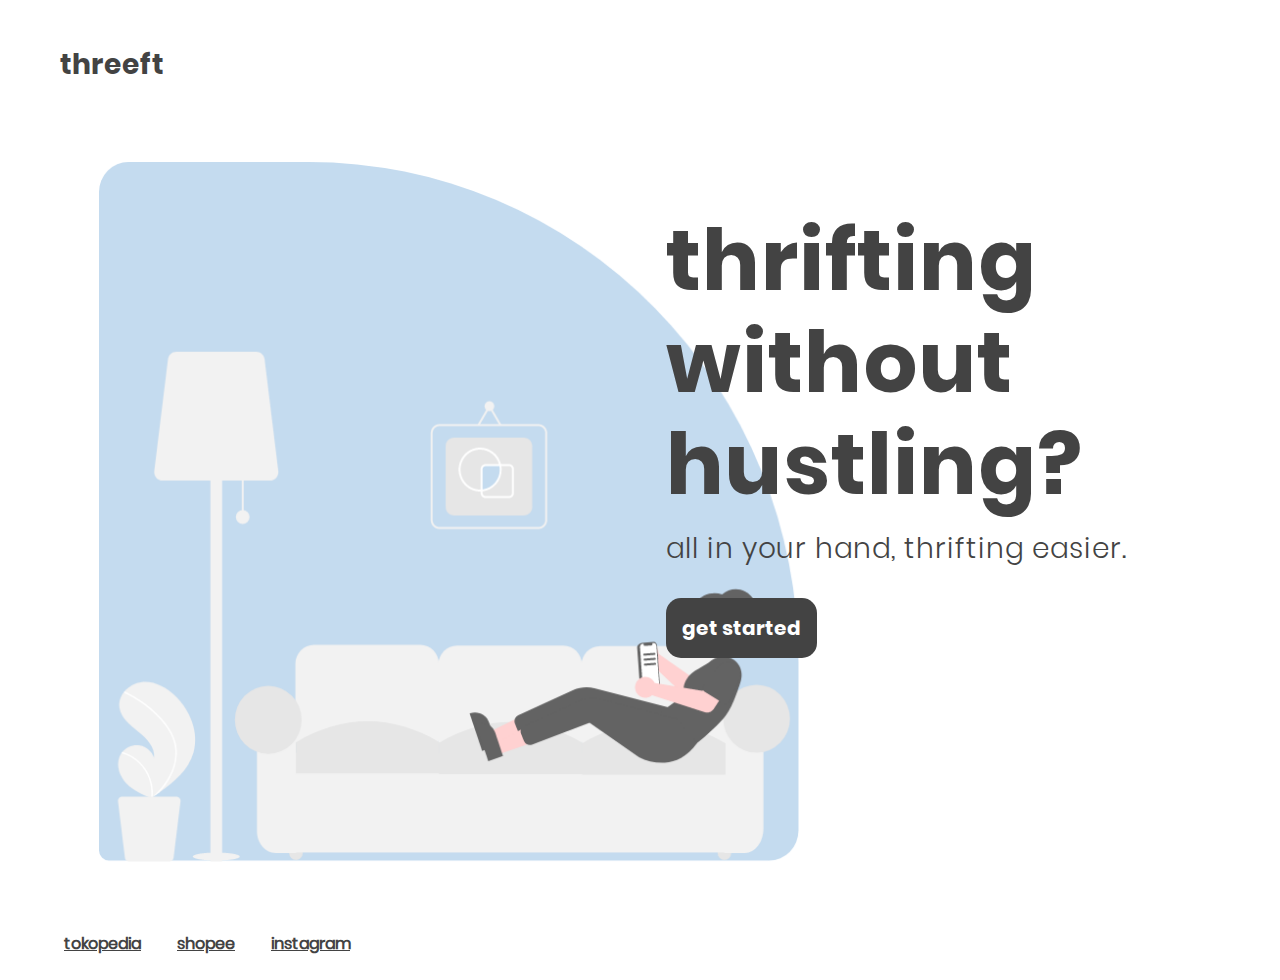
<file: index.html>
<!DOCTYPE html>
<html lang="en" dir="ltr">
  <head>
    <meta charset="utf-8">
    <title>threeft | e-catalog</title>
    <link rel="stylesheet" href="css/bootstrap.css">
  </head>
  <body>

    <div class="container-fluid">
      <div class="d-inline-flex">
        <a href="index.html" class="link-custom"><h3 class="m-5 mb-0">threeft</h3></a>
      </div>

      <div class="row m-5" style="margin-left: 75px !important; margin-top: 80px !important;">
        <div class="col-6 d-none d-sm-none d-xs-none d-lg-block">
          <img src="img/welcome.png" alt="" style="height: 700px; width: 700px;">
        </div>

        <div class="col-lg-6 col-md-12 col-xs-12 mt-5" style="">
          <h1 class="fw-bolder ls-1" style="font-family: 'poppins-bold'; font-size: 85px">thrifting without hustling?</h1>
          <h6 class="mt-3 ls-1" style="font-size: 28px">all in your hand, thrifting easier.</h6>

          <div class="mt-5">
            <a href="splash.html" class="btn-round bg-dark p-3">get started</a>
          </div>
        </div>

      </div>
    </div>

    <footer class="text-center m-5 mb-4 text-lg-start" style="margin-top: 70px !important">
      <div>
        <a href="#" class="text-dark fw-bold p-3">tokopedia</a>
        <a href="#" class="text-dark fw-bold p-3">shopee</a>
        <a href="#" class="text-dark fw-bold p-3">instagram</a>
      </div>
    </footer>

  </body>
</html>
</file>
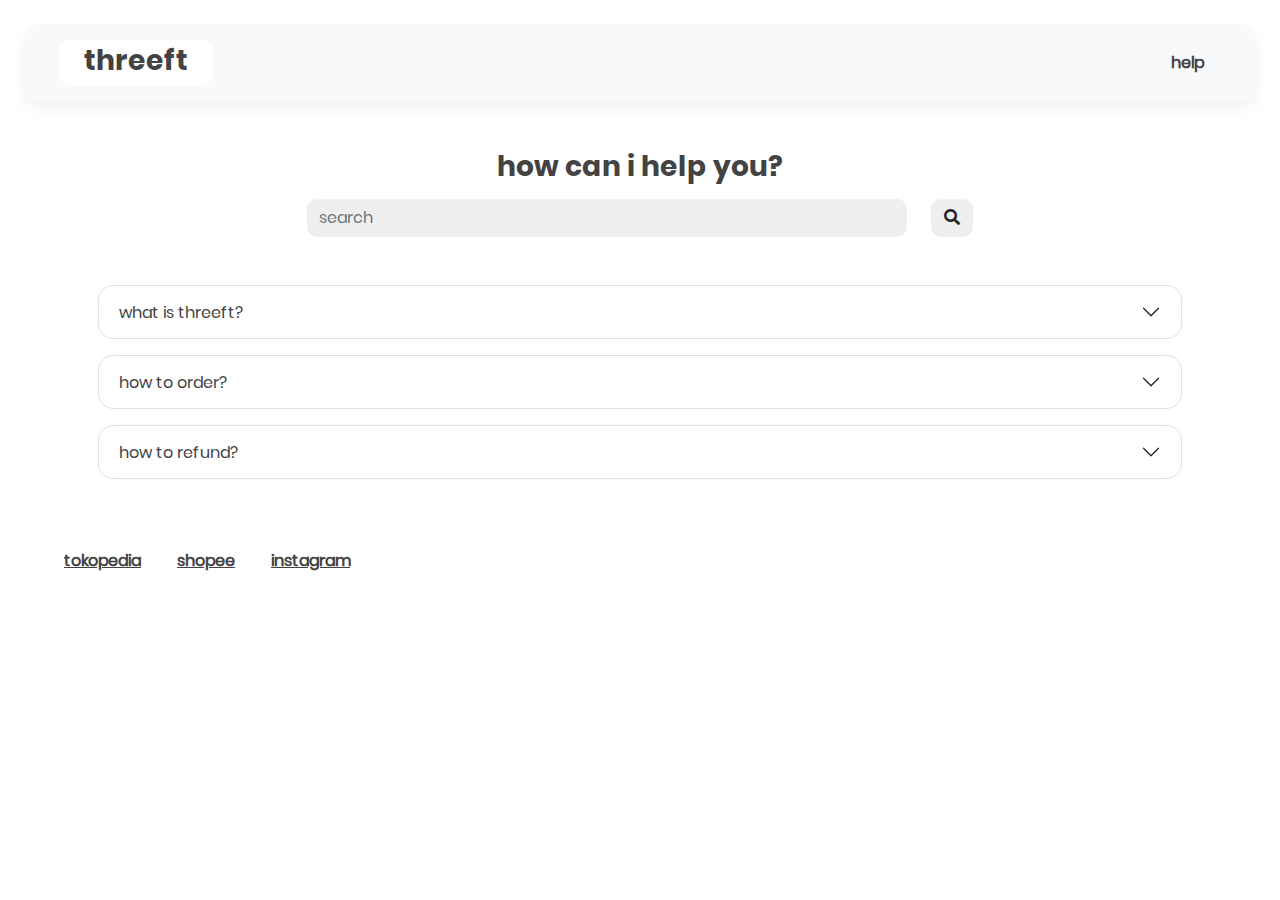
<file: help.html>
<!DOCTYPE html>
<html lang="en" dir="ltr">
  <head>
    <meta charset="utf-8">
    <title>threeft | e-catalog</title>
    <link rel="stylesheet" href="https://use.fontawesome.com/releases/v5.15.1/css/all.css">
    <link rel="stylesheet" href="css/bootstrap.css">

    <script type="text/javascript" src="js/bootstrap.min.js"></script>
    <script type="text/javascript" src="js/jquery.js"></script>
  </head>

  <body>

    <nav class="navbar navbar-expand-lg sticky-top navbar-light bg-light m-4 p-4 py-3 rounded-4 shadow-cust">
      <div class="container-fluid ">
        <a href="home.html" class="link-custom bg-white rounded-10 px-4 me-5"><h3 class="text-center mt-1">threeft</h3> </a>

        <div class="justify-content-end">
          <a class="nav-link link-custom fw-bold flex" aria-current="page" href="help.html">help</a>
        </div>
      </div>
    </nav>

    <div class="container">
        <h3 class="text-center mt-5">how can i help you?</h3>
      <div class="d-flex mx-4 mt-3 justify-content-center">
        <input class="form-control bg-gray search me-4" style="width:600px" type="search" placeholder="search" aria-label="Search">
        <button class="btn bg-gray rounded-10" type="submit"> <i class="fas fa-search"></i> </button>
      </div>
    </div>

    <div class="container mt-5">
      <div class="accordion" id="accordionExample">
        <div class="accordion-item m-3">
          <h2 class="accordion-header " id="headingOne">
            <button class="accordion-button collapsed" type="button" data-bs-toggle="collapse" data-bs-target="#collapseOne" aria-expanded="false" aria-controls="collapseOne">
              what is threeft?
            </button>
          </h2>
          <div id="collapseOne" class="accordion-collapse collapse" aria-labelledby="headingOne" data-bs-parent="#accordionExample">
            <div class="accordion-body">
              <p>Lorem ipsum dolor sit amet, consectetur adipisicing elit, sed do eiusmod tempor incididunt ut labore et dolore magna aliqua.
                Ut enim ad minim veniam, quis nostrud exercitation ullamco laboris nisi ut aliquip ex ea commodo consequat.
                Duis aute irure dolor in reprehenderit in voluptate velit esse cillum dolore eu fugiat nulla pariatur.
                Excepteur sint occaecat cupidatat non proident, sunt in culpa qui officia deserunt mollit anim id est laborum.
              </p>
            </div>
          </div>
        </div>
        <div class="accordion-item m-3">
          <h2 class="accordion-header" id="headingTwo">
            <button class="accordion-button collapsed" type="button" data-bs-toggle="collapse" data-bs-target="#collapseTwo" aria-expanded="false" aria-controls="collapseTwo">
              how to order?
            </button>
          </h2>
          <div id="collapseTwo" class="accordion-collapse collapse" aria-labelledby="headingTwo" data-bs-parent="#accordionExample">
            <div class="accordion-body">
              <p>Lorem ipsum dolor sit amet, consectetur adipisicing elit, sed do eiusmod tempor incididunt ut labore et dolore magna aliqua.
                Ut enim ad minim veniam, quis nostrud exercitation ullamco laboris nisi ut aliquip ex ea commodo consequat.
                Duis aute irure dolor in reprehenderit in voluptate velit esse cillum dolore eu fugiat nulla pariatur.
                Excepteur sint occaecat cupidatat non proident, sunt in culpa qui officia deserunt mollit anim id est laborum.
              </p>
            </div>
          </div>
        </div>
        <div class="accordion-item m-3">
          <h2 class="accordion-header" id="headingThree">
            <button class="accordion-button collapsed" type="button" data-bs-toggle="collapse" data-bs-target="#collapseThree" aria-expanded="false" aria-controls="collapseThree">
              how to refund?
            </button>
          </h2>
          <div id="collapseThree" class="accordion-collapse collapse" aria-labelledby="headingThree" data-bs-parent="#accordionExample">
            <div class="accordion-body">
              <p>Lorem ipsum dolor sit amet, consectetur adipisicing elit, sed do eiusmod tempor incididunt ut labore et dolore magna aliqua.
                Ut enim ad minim veniam, quis nostrud exercitation ullamco laboris nisi ut aliquip ex ea commodo consequat.
                Duis aute irure dolor in reprehenderit in voluptate velit esse cillum dolore eu fugiat nulla pariatur.
                Excepteur sint occaecat cupidatat non proident, sunt in culpa qui officia deserunt mollit anim id est laborum.
              </p>
            </div>
          </div>
        </div>
      </div>
    </div>


    <footer class="text-center m-5 mb-4 text-lg-start" style="margin-top: 70px !important">
      <div>
        <a href="#" class="text-dark fw-bold p-3">tokopedia</a>
        <a href="#" class="text-dark fw-bold p-3">shopee</a>
        <a href="#" class="text-dark fw-bold p-3">instagram</a>
      </div>
    </footer>

  </body>
</html>
</file>
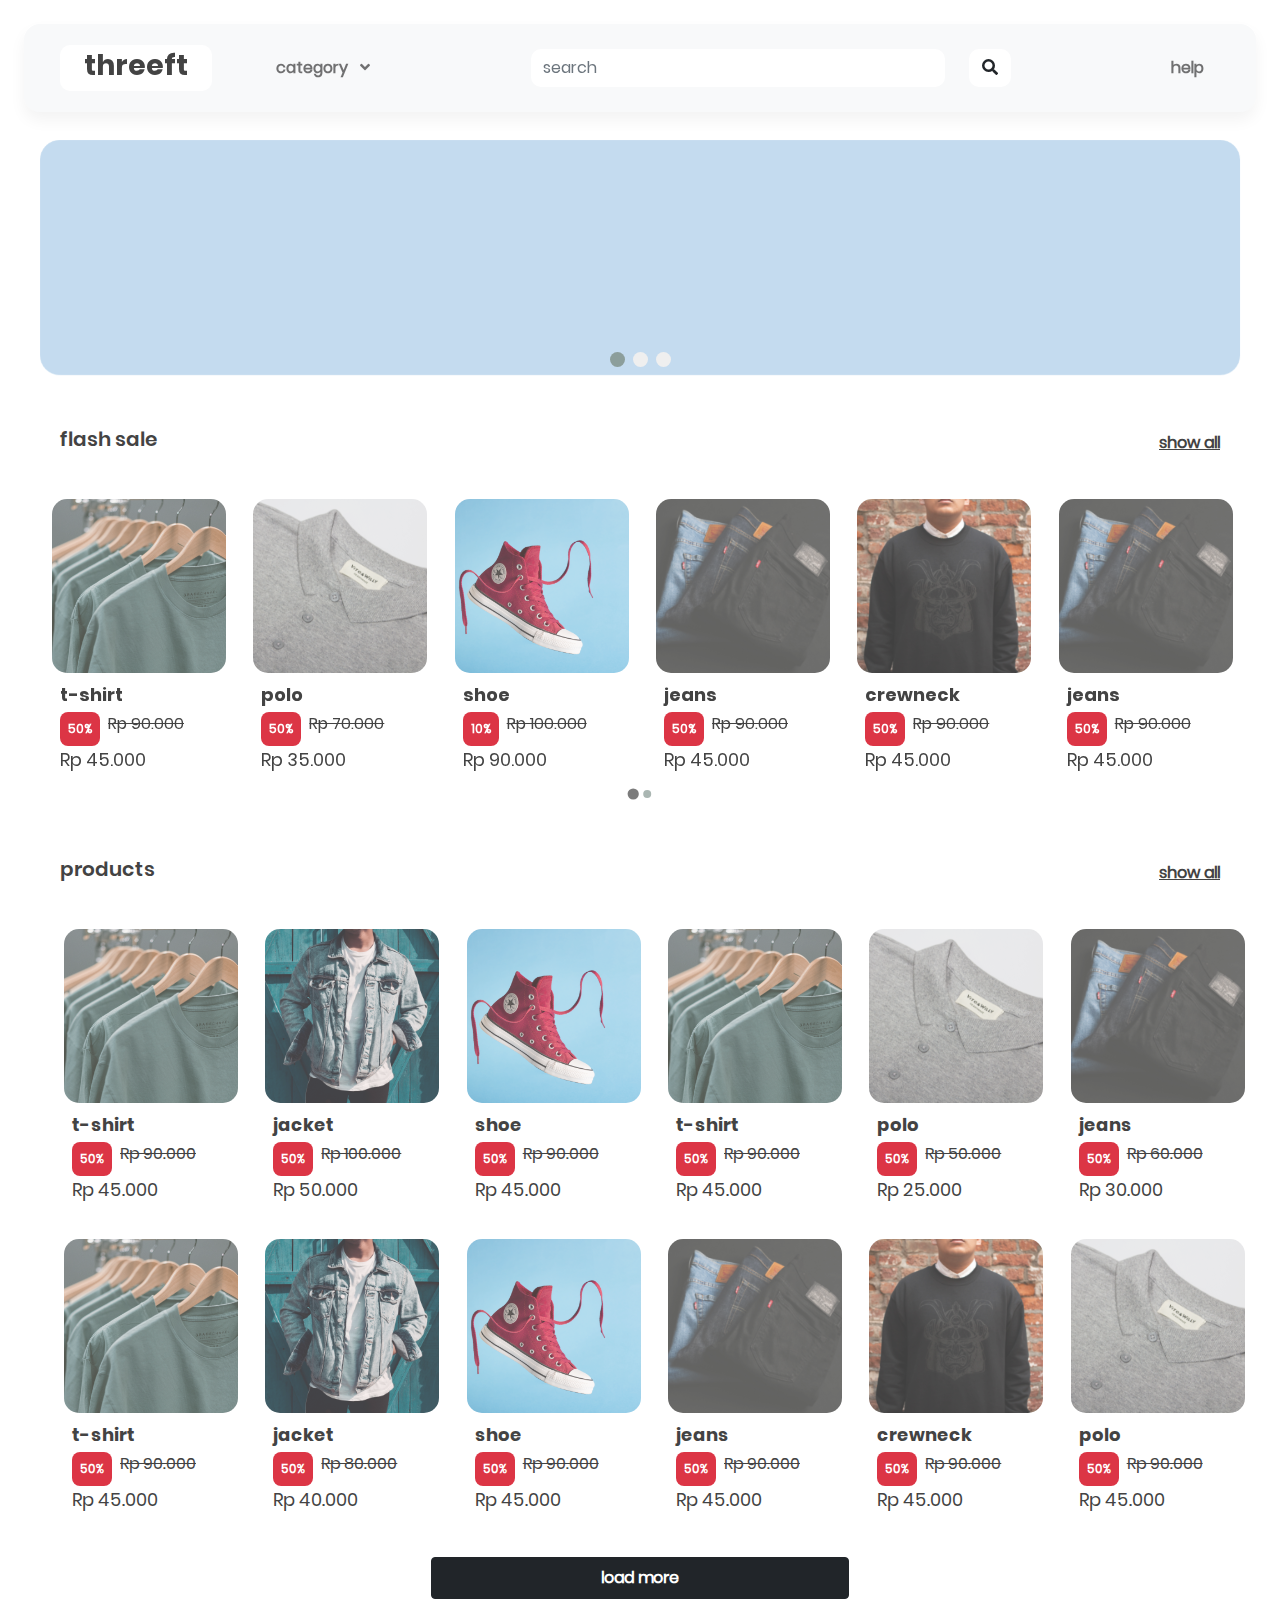
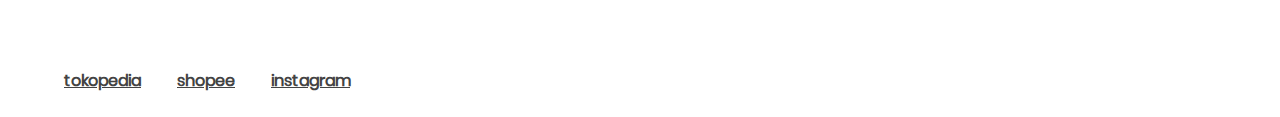
<file: home.html>
<!DOCTYPE html>
<html lang="en" dir="ltr">
  <head>
    <meta charset="utf-8">
    <title>threeft | e-catalog</title>
    <link rel="stylesheet" href="https://use.fontawesome.com/releases/v5.15.1/css/all.css">
    <link rel="stylesheet" href="css/bootstrap.css">
    <link rel="stylesheet" href="splide/css/splide.min.css">

    <script type="text/javascript" src="splide/js/splide.js"></script>
    <script type="text/javascript" src="js/bootstrap.min.js"></script>
    <script type="text/javascript" src="js/jquery.js"></script>

  </head>

  <body>

    <nav class="navbar navbar-expand-lg sticky-top navbar-light bg-light m-4 p-4 py-3 rounded-4 shadow-cust">
      <div class="container-fluid ">
        <a href="index.html" class="link-custom bg-white rounded-10 px-4 me-5"><h3 class="text-center mt-1">threeft</h3> </a>
        <button class="navbar-toggler" type="button" data-bs-toggle="collapse" data-bs-target="#navbarTogglerDemo02" aria-controls="navbarTogglerDemo02" aria-expanded="false" aria-label="Toggle navigation">
          <span class="navbar-toggler-icon"></span>
        </button>
        <div class="collapse navbar-collapse justify-content-between" id="navbarTogglerDemo02">

          <ul class="navbar-nav mb-2 mb-lg-0">
            <li class="nav-item dropdown d-flex m-2">
              <a class="nav-link link-custom fw-bold " href="#" id="navbarScrollingDropdown" role="button" data-bs-toggle="dropdown" aria-expanded="false">
                category <i class="fas fa-angle-down ms-2"></i>
              </a>

              <ul class="dropdown-menu shadow m-3 p-2" aria-labelledby="navbarScrollingDropdown">
                <li><a class="dropdown-item rounded-10 py-2" href="#">crewneck</a></li>
                <li><a class="dropdown-item rounded-10 py-2" href="#">jacket</a></li>
                <li><a class="dropdown-item rounded-10 py-2" href="#">jeans</a></li>
                <li><a class="dropdown-item rounded-10 py-2" href="#">polo</a></li>
                <li><a class="dropdown-item rounded-10 py-2" href="#">shirt</a></li>
                <li><a class="dropdown-item rounded-10 py-2" href="#">shoe</a></li>
              </ul>
            </li>
          </ul>

            <form class="col-lg-6 col-sm-12 d-flex m-2">
              <input class="form-control search me-4" type="search" placeholder="search" aria-label="Search">
              <button class="btn bg-white rounded-10" type="submit"> <i class="fas fa-search"></i> </button>
            </form>

          <ul class="navbar-nav m-2">
            <li class="nav-item d-flex">
              <a class="nav-link link-custom fw-bold" aria-current="page" href="help.html">help</a>
            </li>
          </ul>

        </div>
      </div>
    </nav>

    <div class="container-fluid">
    <div id="carousel" class="carousel carousel-dark slide m-4" data-bs-ride="carousel" data-bs-touch="true">
      <div class="carousel-indicators pb-2">
        <button type="button" data-bs-target="#carousel" data-bs-slide-to="0" class="indicator active m-1" aria-current="true" aria-label="Slide 1"></button>
        <button type="button" data-bs-target="#carousel" data-bs-slide-to="1" class="indicator m-1" aria-label="Slide 2"></button>
        <button type="button" data-bs-target="#carousel" data-bs-slide-to="2" class="indicator m-1" aria-label="Slide 3"></button>
      </div>
      <div class="carousel-inner">
        <div class="carousel-item active">
          <img src="img/banner1.png" class="d-block banner p-1 w-100" alt="...">
        </div>
        <div class="carousel-item">
          <img src="img/banner2.png" class="d-block banner p-1 w-100" alt="...">
        </div>
        <div class="carousel-item">
          <img src="img/banner3.png" class="d-block banner p-1 w-100" alt="...">
        </div>
      </div>
    </div>
</div>

    <div class="container-fluid">
          <div class="d-flex align-items-center justify-content-between m-5  mb-0">
            <h6 class="heading">flash sale</h6> <a href="#" class="fw-bold">show all</a>
          </div>

          <div class="splide m-4" id="splide">
            <div class="splide__track">
              <ul class="splide__list">

                <li class="splide__slide mb-3">
                  <div class="card card-product item " >
                    <div class="card-body mx-auto">
                      <a href="#" style="text-decoration: none;">
                        <img class="img-responsive" src="img/shirt.png" alt="">
                        <span class="product-title ps-2 pt-2">t-shirt</span>
                        <div class="d-flex ms-2">
                          <span class="badge bg-danger p-2">50%</span>
                          <span class="sale-price py-0 px-2">Rp 90.000</span>
                        </div>
                        <span class="product-price ps-2">Rp 45.000</span>
                      </a>
                    </div>
                  </div>
                </li>

                <li class="splide__slide">
                  <div class="card card-product item " >
                    <div class="card-body mx-auto">
                      <a href="#" style="text-decoration: none;">
                        <img src="img/polo.png" alt="">
                        <span class="product-title ps-2 pt-2">polo</span>
                        <div class="d-flex ms-2">
                          <span class="badge bg-danger p-2">50%</span>
                          <span class="sale-price py-0 px-2">Rp 70.000</span>
                        </div>
                        <span class="product-price ps-2">Rp 35.000</span>
                      </a>
                    </div>
                  </div>
                </li>

                <li class="splide__slide">
                  <div class="card card-product item " >
                    <div class="card-body mx-auto">
                      <a href="#" style="text-decoration: none;">
                        <img src="img/shoe.png" alt="">
                        <span class="product-title ps-2 pt-2">shoe</span>
                        <div class="d-flex ms-2">
                          <span class="badge bg-danger p-2">10%</span>
                          <span class="sale-price py-0 px-2">Rp 100.000</span>
                        </div>
                        <span class="product-price ps-2">Rp 90.000</span>
                      </a>
                    </div>
                  </div>
                </li>

                <li class="splide__slide">
                  <div class="card card-product item " >
                    <div class="card-body mx-auto">
                      <a href="#" style="text-decoration: none;">
                        <img src="img/jeans.png" alt="">
                        <span class="product-title ps-2 pt-2">jeans</span>
                        <div class="d-flex ms-2">
                          <span class="badge bg-danger p-2">50%</span>
                          <span class="sale-price py-0 px-2">Rp 90.000</span>
                        </div>
                        <span class="product-price ps-2">Rp 45.000</span>
                      </a>
                    </div>
                  </div>
                </li>

                <li class="splide__slide">
                  <div class="card card-product item " >
                    <div class="card-body mx-auto">
                      <a href="#" style="text-decoration: none;">
                        <img src="img/crewneck.png" alt="">
                        <span class="product-title ps-2 pt-2">crewneck</span>
                        <div class="d-flex ms-2">
                          <span class="badge bg-danger p-2">50%</span>
                          <span class="sale-price py-0 px-2">Rp 90.000</span>
                        </div>
                        <span class="product-price ps-2">Rp 45.000</span>
                      </a>
                    </div>
                  </div>
                </li>

                <li class="splide__slide">
                  <div class="card card-product item " >
                    <div class="card-body mx-auto">
                      <a href="#" style="text-decoration: none;">
                        <img src="img/jeans.png" alt="">
                        <span class="product-title ps-2 pt-2">jeans</span>
                        <div class="d-flex ms-2">
                          <span class="badge bg-danger p-2">50%</span>
                          <span class="sale-price py-0 px-2">Rp 90.000</span>
                        </div>
                        <span class="product-price ps-2">Rp 45.000</span>
                      </a>
                    </div>
                  </div>
                </li>

                <li class="splide__slide">
                  <div class="card card-product item " >
                    <div class="card-body mx-auto">
                      <a href="#" style="text-decoration: none;">
                        <img src="img/shirt.png" alt="">
                        <span class="product-title ps-2 pt-2">t-shirt</span>
                        <div class="d-flex ms-2">
                          <span class="badge bg-danger p-2">50%</span>
                          <span class="sale-price py-0 px-2">Rp 90.000</span>
                        </div>
                        <span class="product-price ps-2">Rp 45.000</span>
                      </a>
                    </div>
                  </div>
                </li>

                <li class="splide__slide">
                  <div class="card card-product item " >
                    <div class="card-body mx-auto">
                      <a href="#" style="text-decoration: none;">
                        <img src="img/shoe.png" alt="">
                        <span class="product-title ps-2 pt-2">shoe</span>
                        <div class="d-flex ms-2">
                          <span class="badge bg-danger p-2">50%</span>
                          <span class="sale-price py-0 px-2">Rp 90.000</span>
                        </div>
                        <span class="product-price ps-2">Rp 45.000</span>
                      </a>
                    </div>
                  </div>
                </li>

                <li class="splide__slide">
                  <div class="card card-product item " >
                    <div class="card-body mx-auto">
                      <a href="#" style="text-decoration: none;">
                        <img src="img/polo.png" alt="">
                        <span class="product-title ps-2 pt-2">polo</span>
                        <div class="d-flex ms-2">
                          <span class="badge bg-danger p-2">50%</span>
                          <span class="sale-price py-0 px-2">Rp 90.000</span>
                        </div>
                        <span class="product-price ps-2">Rp 45.000</span>
                      </a>
                    </div>
                  </div>
                </li>

              </ul>
            </div>
          </div>
      </div>


  <div class="container-fluid">
    <div class="d-flex align-items-center justify-content-between m-5 mb-0">
      <h6 class="heading">products</h6> <a href="#" class="fw-bold">show all</a>
    </div>

  <div class="row m-4">
      <div class="col-6 col-md-4 col-lg-2">
        <div class="card card-product" >
          <div class="card-body mx-auto">
            <a href="#" style="text-decoration: none;">
              <img class="img-responsive" src="img/shirt.png" alt="">
              <span class="product-title ps-2 pt-2">t-shirt</span>
              <div class="d-flex ms-2">
                <span class="badge bg-danger p-2">50%</span>
                <span class="sale-price py-0 px-2">Rp 90.000</span>
              </div>
              <span class="product-price ps-2">Rp 45.000</span>
            </a>
          </div>
        </div>
      </div>

      <div class="col-6 col-md-4 col-lg-2">
        <div class="card card-product" >
          <div class="card-body mx-auto">
            <a href="#" style="text-decoration: none;">
              <img src="img/jacket.png" alt="">
              <span class="product-title ps-2 pt-2">jacket</span>
              <div class="d-flex ms-2">
                <span class="badge bg-danger p-2">50%</span>
                <span class="sale-price py-0 px-2">Rp 100.000</span>
              </div>
              <span class="product-price ps-2">Rp 50.000</span>
            </a>
          </div>
        </div>
      </div>

      <div class="col-6 col-md-4 col-lg-2">
        <div class="card card-product" >
          <div class="card-body mx-auto">
            <a href="#" style="text-decoration: none;">
              <img src="img/shoe.png" alt="">
              <span class="product-title ps-2 pt-2">shoe</span>
              <div class="d-flex ms-2">
                <span class="badge bg-danger p-2">50%</span>
                <span class="sale-price py-0 px-2">Rp 90.000</span>
              </div>
              <span class="product-price ps-2">Rp 45.000</span>
            </a>
          </div>
        </div>
      </div>

      <div class="col-6 col-md-4 col-lg-2">
        <div class="card card-product" >
          <div class="card-body mx-auto">
            <a href="#" style="text-decoration: none;">
              <img src="img/shirt.png" alt="">
              <span class="product-title ps-2 pt-2">t-shirt</span>
              <div class="d-flex ms-2">
                <span class="badge bg-danger p-2">50%</span>
                <span class="sale-price py-0 px-2">Rp 90.000</span>
              </div>
              <span class="product-price ps-2">Rp 45.000</span>
            </a>
          </div>
        </div>
      </div>

      <div class="col-6 col-md-4 col-lg-2">
        <div class="card card-product" >
          <div class="card-body mx-auto">
            <a href="#" style="text-decoration: none;">
              <img src="img/polo.png" alt="">
              <span class="product-title ps-2 pt-2">polo</span>
              <div class="d-flex ms-2">
                <span class="badge bg-danger p-2">50%</span>
                <span class="sale-price py-0 px-2">Rp 50.000</span>
              </div>
              <span class="product-price ps-2">Rp 25.000</span>
            </a>
          </div>
        </div>
      </div>

      <div class="col-6 col-md-4 col-lg-2">
        <div class="card card-product" >
          <div class="card-body mx-auto">
            <a href="#" style="text-decoration: none;">
              <img src="img/jeans.png" alt="">
              <span class="product-title ps-2 pt-2">jeans</span>
              <div class="d-flex ms-2">
                <span class="badge bg-danger p-2">50%</span>
                <span class="sale-price py-0 px-2">Rp 60.000</span>
              </div>
              <span class="product-price ps-2">Rp 30.000</span>
            </a>
          </div>
        </div>
      </div>

      <div class="col-6 col-md-4 col-lg-2">
        <div class="card card-product" >
          <div class="card-body mx-auto">
            <a href="#" style="text-decoration: none;">
              <img src="img/shirt.png" alt="">
              <span class="product-title ps-2 pt-2">t-shirt</span>
              <div class="d-flex ms-2">
                <span class="badge bg-danger p-2">50%</span>
                <span class="sale-price py-0 px-2">Rp 90.000</span>
              </div>
              <span class="product-price ps-2">Rp 45.000</span>
            </a>
          </div>
        </div>
      </div>

      <div class="col-6 col-md-4 col-lg-2">
        <div class="card card-product" >
          <div class="card-body mx-auto">
            <a href="#" style="text-decoration: none;">
              <img src="img/jacket.png" alt="">
              <span class="product-title ps-2 pt-2">jacket</span>
              <div class="d-flex ms-2">
                <span class="badge bg-danger p-2">50%</span>
                <span class="sale-price py-0 px-2">Rp 80.000</span>
              </div>
              <span class="product-price ps-2">Rp 40.000</span>
            </a>
          </div>
        </div>
      </div>

      <div class="col-6 col-md-4 col-lg-2">
        <div class="card card-product" >
          <div class="card-body mx-auto">
            <a href="#" style="text-decoration: none;">
              <img src="img/shoe.png" alt="">
              <span class="product-title ps-2 pt-2">shoe</span>
              <div class="d-flex ms-2">
                <span class="badge bg-danger p-2">50%</span>
                <span class="sale-price py-0 px-2">Rp 90.000</span>
              </div>
              <span class="product-price ps-2">Rp 45.000</span>
            </a>
          </div>
        </div>
      </div>

      <div class="col-6 col-md-4 col-lg-2">
        <div class="card card-product" >
          <div class="card-body mx-auto">
            <a href="#" style="text-decoration: none;">
              <img src="img/jeans.png" alt="">
              <span class="product-title ps-2 pt-2">jeans</span>
              <div class="d-flex ms-2">
                <span class="badge bg-danger p-2">50%</span>
                <span class="sale-price py-0 px-2">Rp 90.000</span>
              </div>
              <span class="product-price ps-2">Rp 45.000</span>
            </a>
          </div>
        </div>
      </div>

      <div class="col-6 col-md-4 col-lg-2">
        <div class="card card-product" >
          <div class="card-body mx-auto">
            <a href="#" style="text-decoration: none;">
              <img src="img/crewneck.png" alt="">
              <span class="product-title ps-2 pt-2">crewneck</span>
              <div class="d-flex ms-2">
                <span class="badge bg-danger p-2">50%</span>
                <span class="sale-price py-0 px-2">Rp 90.000</span>
              </div>
              <span class="product-price ps-2">Rp 45.000</span>
            </a>
          </div>
        </div>
      </div>

      <div class="col-6 col-md-4 col-lg-2">
        <div class="card card-product" >
          <div class="card-body mx-auto">
            <a href="#" style="text-decoration: none;">
              <img src="img/polo.png" alt="">
              <span class="product-title ps-2 pt-2">polo</span>
              <div class="d-flex ms-2">
                <span class="badge bg-danger p-2">50%</span>
                <span class="sale-price py-0 px-2">Rp 90.000</span>
              </div>
              <span class="product-price ps-2">Rp 45.000</span>
            </a>
          </div>
        </div>
      </div>
    </div>

    <div class="d-block text-center">
      <button type="button" name="button" class="btn btn-dark fw-bold col-4 p-2">load more</button>
    </div>

  </div>


    <footer class="text-center m-5 mb-4 text-lg-start" style="margin-top: 70px !important">
      <div>
        <a href="#" class="text-dark fw-bold p-3">tokopedia</a>
        <a href="#" class="text-dark fw-bold p-3">shopee</a>
        <a href="#" class="text-dark fw-bold p-3">instagram</a>
      </div>
    </footer>

    <script>
    new Splide( '#splide', {
      drag:true,
      arrows: false,
    	perPage: 7,
    	perMove: 1,
      breakpoints: {
			600: {
				perPage: 1,
        autoplay: true,
      },
      700: {
				perPage: 2,
      },
      900: {
				perPage: 3,
      },
      1100: {
				perPage: 4,
      },
      1200: {
				perPage: 5,
      },
      1400: {
				perPage: 6,
      },
    }
    } ).mount();
    </script>

    <script type="text/javascript">
    $(window).scroll(function() {
        var scroll = $(window).scrollTop();
        if (scroll > 0) {
            $("navbar").addClass("active");
        }
        else {
            $("navbar").removeClass("active");
        }
    });
    </script>

  </body>
</html>
</file>
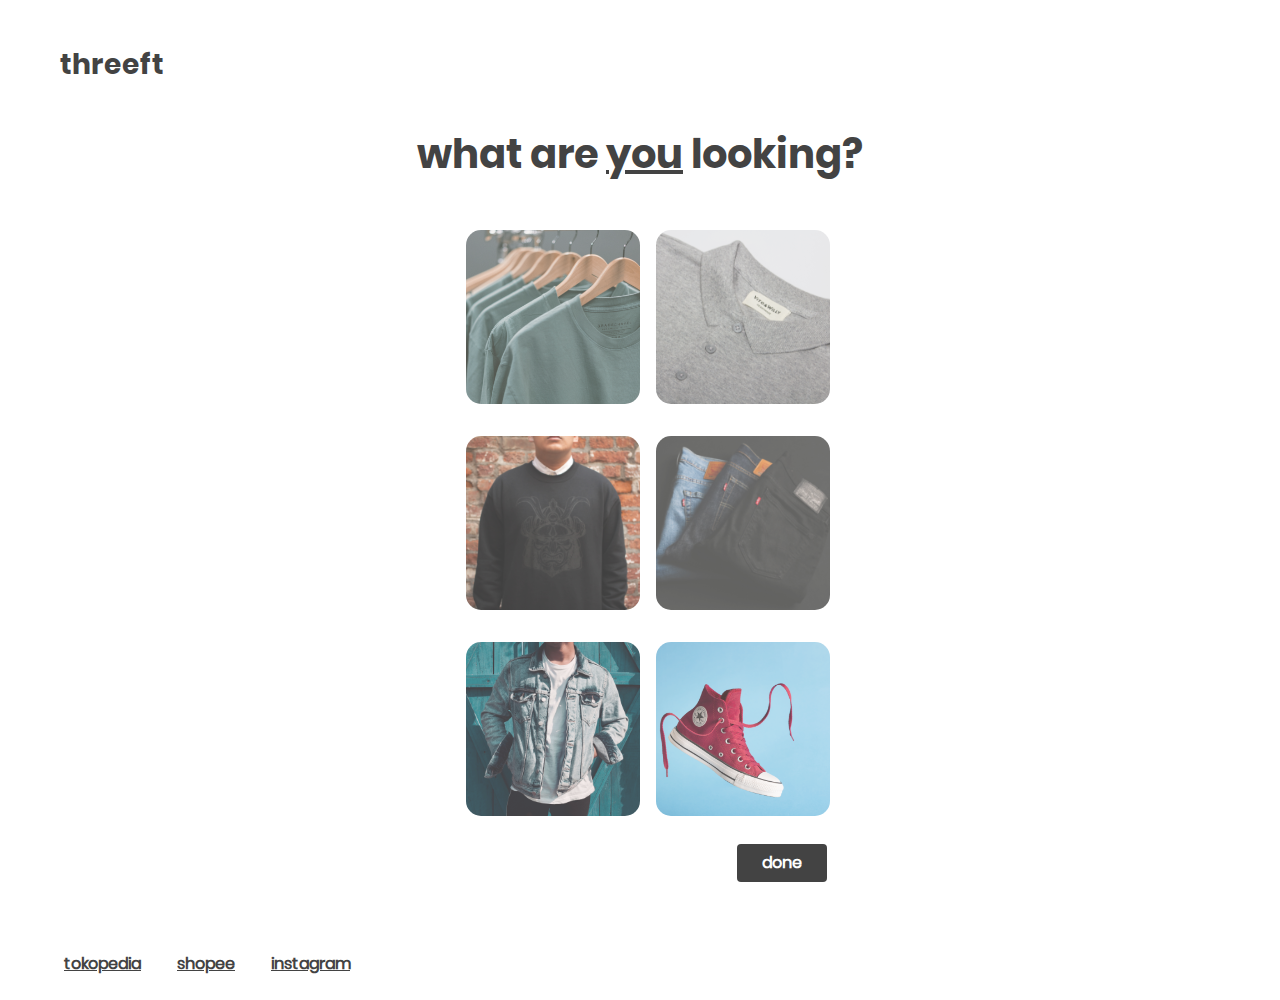
<file: splash.html>
<!DOCTYPE html>
<html lang="en" dir="ltr">
  <head>
    <meta charset="utf-8">
    <title>threeft | e-catalog</title>
    <link rel="stylesheet" href="css/bootstrap.css">
    <script type="text/javascript" src="js/jquery.js"></script>
    <script type="text/javascript" src="js/bootstrap.min.js"></script>
  </head>
  <body>

    <div class="container-fluid">
      <div class="d-inline-flex">
        <a href="index.html" class="link-custom"><h3 class="m-5">threeft</h3></a>
      </div>
    </div>

    <div class="container">
      <h1 class="text-center">what are <span class="text-decoration-underline">you</span> looking?</h1>

      <div class="row justify-content-center mt-5">
        <div class="col "></div>

        <div class="col col-lg-2">
          <label class="image-checkbox" title="t-shirt">
              <img src="img/shirt.png" >
              <input type="checkbox" name="category" value="t-shirt">
          </label>
        </div>

        <div class="col col-lg-2">
          <label class="image-checkbox" title="polo">
              <img src="img/polo.png" >
              <input type="checkbox" name="category" value="polo">
          </label>
        </div>

        <div class="col"></div>

      </div>

      <div class="row justify-content-center mt-4">
        <div class="col "></div>

        <div class="col col-lg-2">
          <label class="image-checkbox" title="crewneck">
              <img src="img/crewneck.png" >
              <input type="checkbox" name="category" value="crewneck">
          </label>
        </div>

        <div class="col col-lg-2">
          <label class="image-checkbox" title="jeans">
              <img src="img/jeans.png" >
              <input type="checkbox" name="category" value="jeans">
          </label>
        </div>

        <div class="col"></div>

      </div>

      <div class="row justify-content-center mt-4">
        <div class="col "></div>

        <div class="col col-lg-2">
          <label class="image-checkbox" title="jacket">
              <img src="img/jacket.png" >
              <input type="checkbox" name="category" value="jacket">
          </label>
        </div>

        <div class="col col-lg-2">
          <label class="image-checkbox" title="shoe">
              <img src="img/shoe.png" >
              <input type="checkbox" name="category" value="shoe">
          </label>
        </div>

        <div class="col"></div>
      </div>

      <div class="container">
        <div class="row">
          <div class="col"></div>

          <div class="col" style="margin-left: 170px">
            <a href="home.html" class="btn rounded-lg bg-dark text-white fw-bold mt-4 px-4">done</a>
          </div>

        </div>
      </div>

    </div>

    <footer class="text-center m-5 mb-4 text-lg-start" style="margin-top: 70px !important">
      <div>
        <a href="#" class="text-dark fw-bold p-3">tokopedia</a>
        <a href="#" class="text-dark fw-bold p-3">shopee</a>
        <a href="#" class="text-dark fw-bold p-3">instagram</a>
      </div>
    </footer>

    <script type="text/javascript">
        jQuery(function ($) {
            // init the state from the input
            $(".image-checkbox").each(function () {
                if ($(this).find('input[type="checkbox"]').first().attr("checked")) {
                    $(this).addClass('image-checkbox-checked');
                }
                else {
                    $(this).removeClass('image-checkbox-checked');
                }
            });

            // sync the state to the input
            $(".image-checkbox").on("click", function (e) {
                if ($(this).hasClass('image-checkbox-checked')) {
                    $(this).removeClass('image-checkbox-checked');
                    $(this).find('input[type="checkbox"]').first().removeAttr("checked");
                }
                else {
                    $(this).addClass('image-checkbox-checked');
                    $(this).find('input[type="checkbox"]').first().attr("checked", "checked");
                }

                e.preventDefault();
            });
        });
    </script>


  </body>
</html>
</file>
